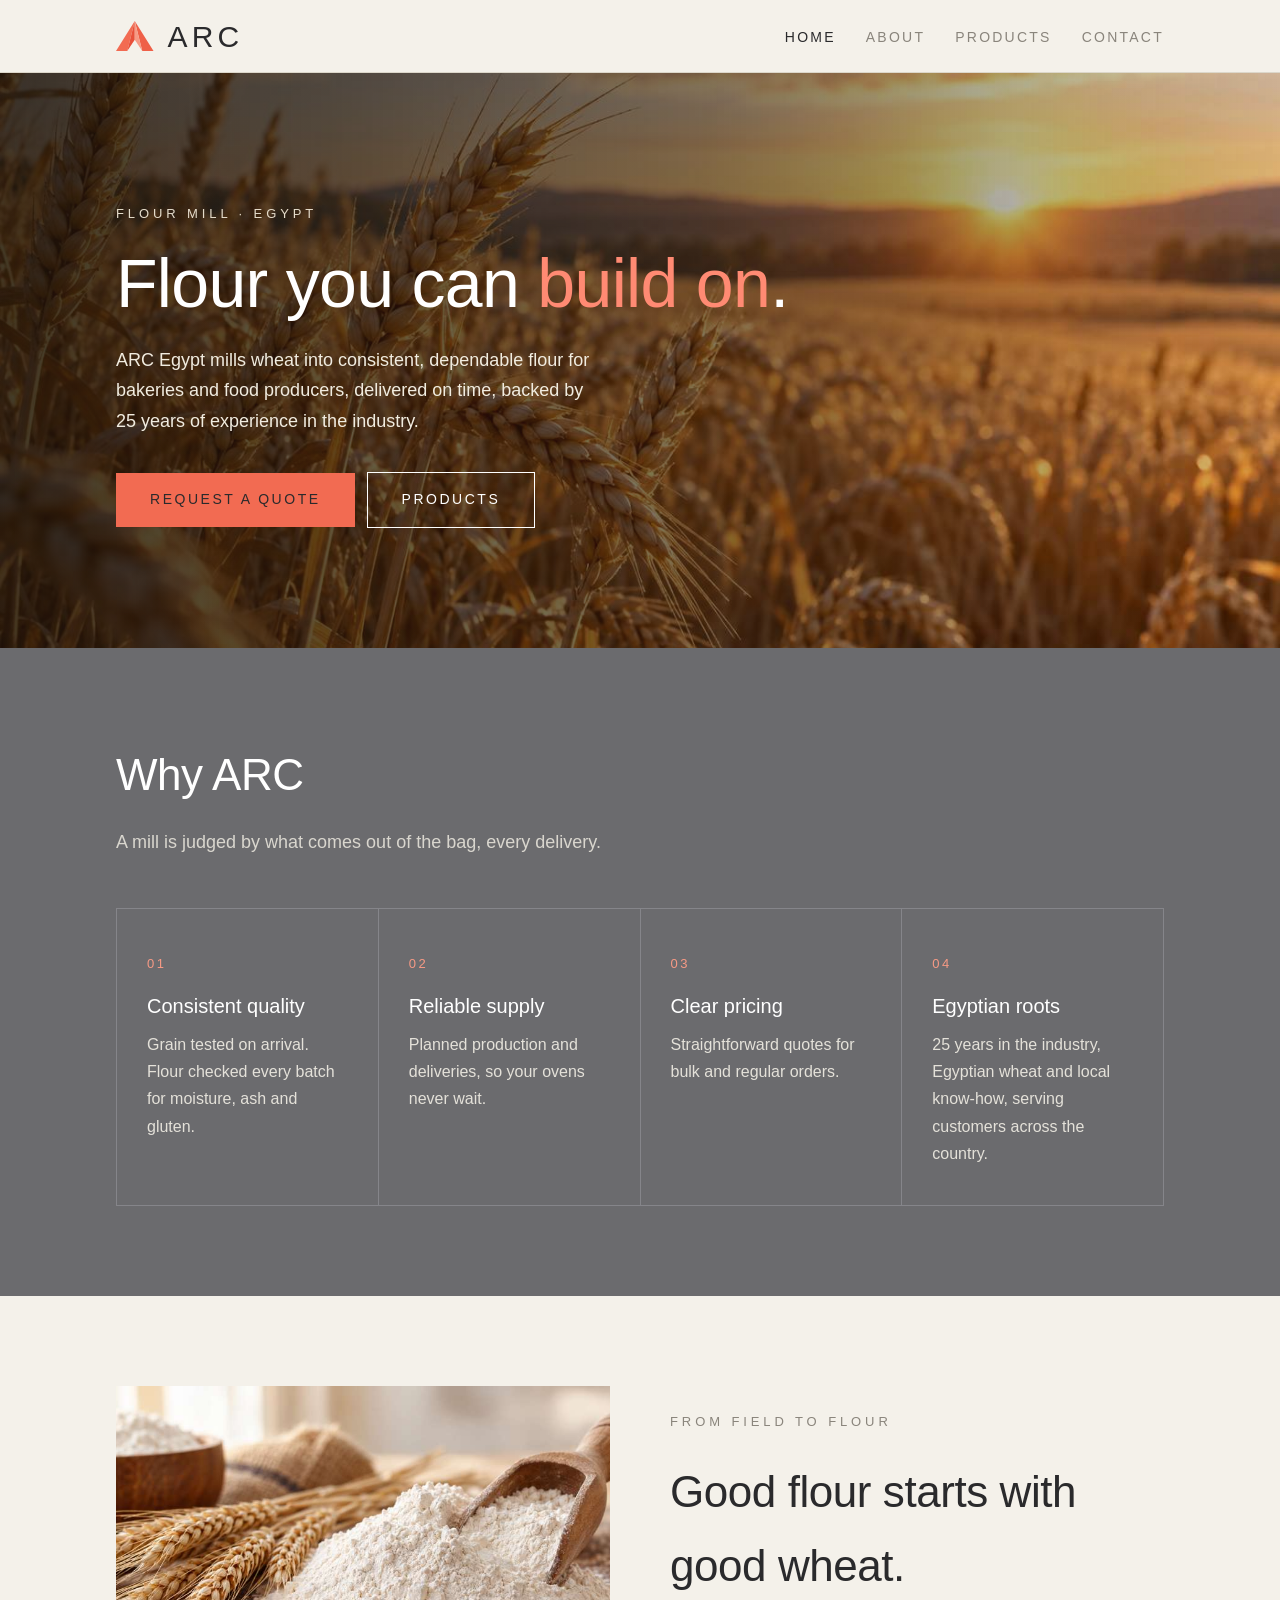
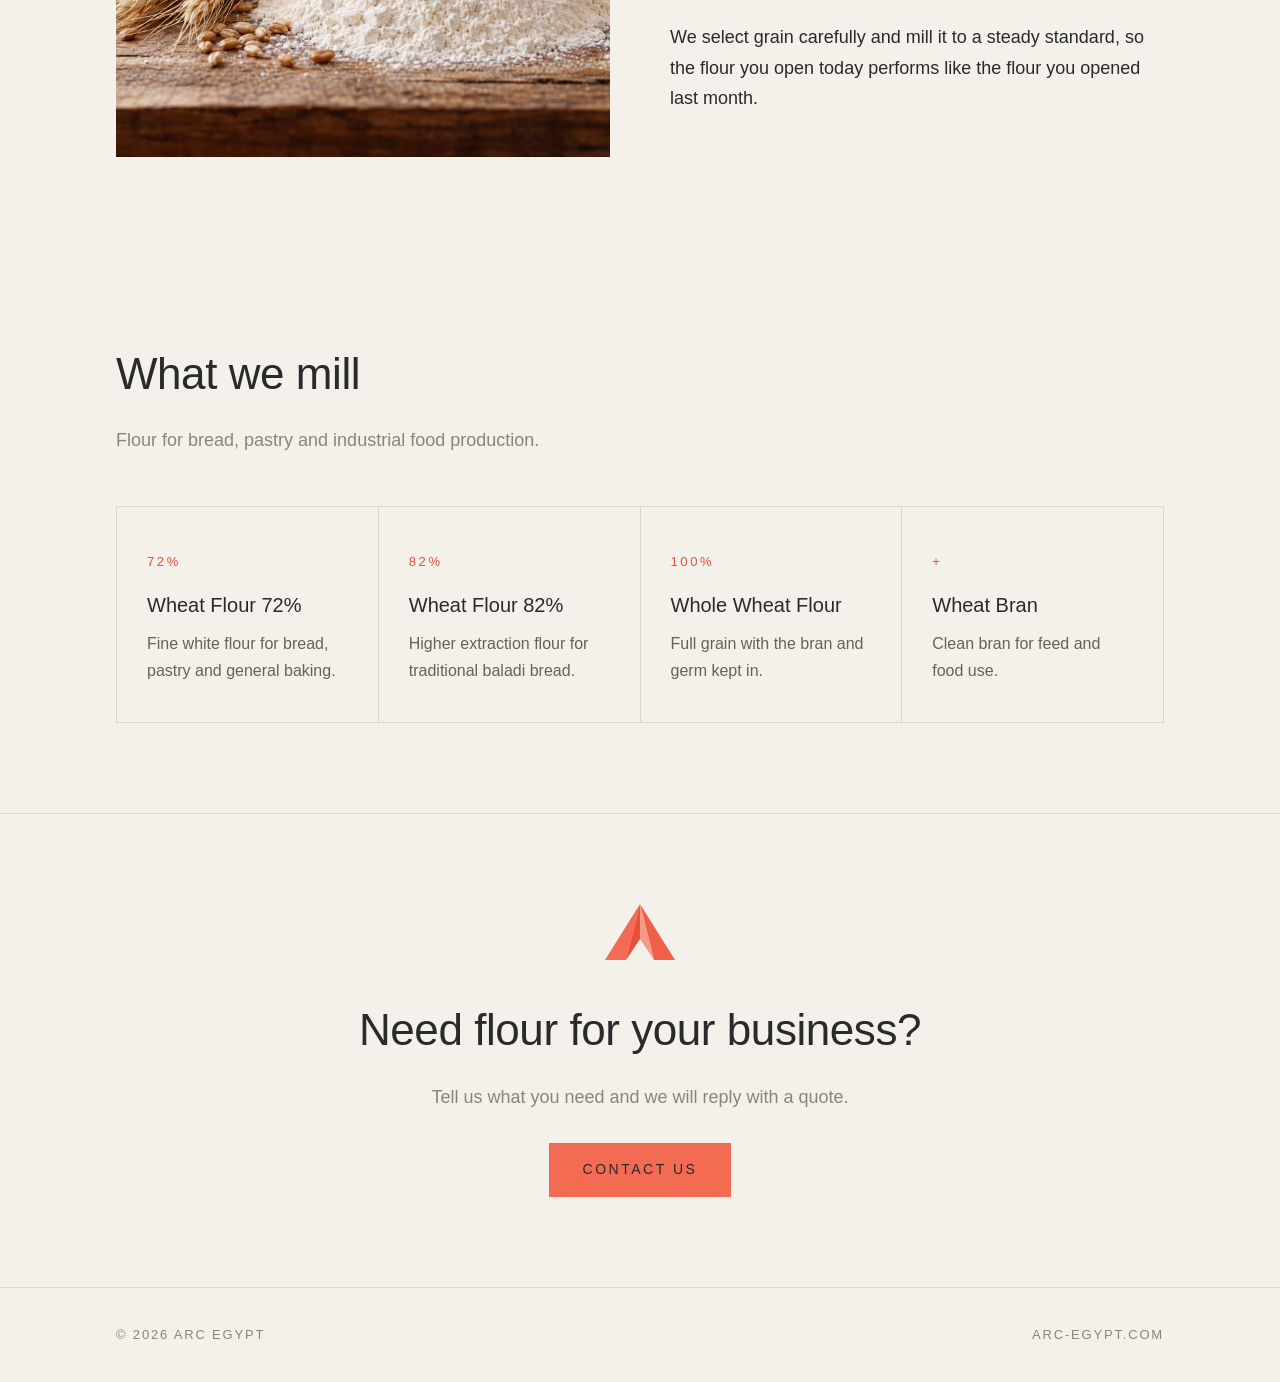
<file: index.html>
<!doctype html><html lang="en"><head><meta charset="utf-8"><meta name="viewport" content="width=device-width,initial-scale=1"><title>Flour milled in Egypt | ARC Egypt</title><meta name="description" content="ARC Egypt: quality wheat flour milled in Egypt for bakeries, food producers and distributors."><link rel="icon" href="favicon.svg"><link rel="stylesheet" href="style.css"><link rel="stylesheet" href="img-field.css"><link rel="stylesheet" href="img-flour.css"><link rel="stylesheet" href="img-wheat.css"></head><body>
<header><div class="w"><a class="brand" href="index.html"><svg class="m" viewBox="0 0 100 80" aria-hidden="true"><polygon points="50,0 0,80 30,80" fill="var(--a2)"/><polygon points="50,0 100,80 70,80" fill="var(--a4)"/><polygon points="50,0 30,80 50,50" fill="var(--a1)"/><polygon points="50,0 70,80 50,50" fill="var(--a3)"/></svg><b>ARC</b></a><nav><a href="index.html" class=on>Home</a><a href="about.html">About</a><a href="products.html">Products</a><a href="contact.html">Contact</a></nav></div></header>
<div class="hero ph"><div class="w"><div><p class="eyebrow">Flour mill &middot; Egypt</p><h1>Flour you can <em>build on</em>.</h1><p class="l">ARC Egypt mills wheat into consistent, dependable flour for bakeries and food producers, delivered on time, backed by 25 years of experience in the industry.</p><a class="btn" href="contact.html">Request a quote</a><a class="btn o" href="products.html">Products</a></div></div></div>
<section class="dark"><div class="w"><h2>Why ARC</h2><p class="sub">A mill is judged by what comes out of the bag, every delivery.</p><div class="cols">
<div class="cell"><i>01</i><h3>Consistent quality</h3><p>Grain tested on arrival. Flour checked every batch for moisture, ash and gluten.</p></div>
<div class="cell"><i>02</i><h3>Reliable supply</h3><p>Planned production and deliveries, so your ovens never wait.</p></div>
<div class="cell"><i>03</i><h3>Clear pricing</h3><p>Straightforward quotes for bulk and regular orders.</p></div>
<div class="cell"><i>04</i><h3>Egyptian roots</h3><p>25 years in the industry, Egyptian wheat and local know-how, serving customers across the country.</p></div></div></div></section>
<section class="split"><div class="w"><div class="pic"><div class="ph-img bg-flour" role="img" aria-label="Wheat flour with ears of wheat and a wooden scoop"></div></div><div><p class="eyebrow">From field to flour</p><h2>Good flour starts with good wheat.</h2><p>We select grain carefully and mill it to a steady standard, so the flour you open today performs like the flour you opened last month.</p></div></div></section>
<section><div class="w"><h2>What we mill</h2><p class="sub">Flour for bread, pastry and industrial food production.</p><div class="cols">
<div class="cell"><i>72%</i><h3>Wheat Flour 72%</h3><p>Fine white flour for bread, pastry and general baking.</p></div>
<div class="cell"><i>82%</i><h3>Wheat Flour 82%</h3><p>Higher extraction flour for traditional baladi bread.</p></div>
<div class="cell"><i>100%</i><h3>Whole Wheat Flour</h3><p>Full grain with the bran and germ kept in.</p></div>
<div class="cell"><i>+</i><h3>Wheat Bran</h3><p>Clean bran for feed and food use.</p></div></div></div></section>
<section class="cta" style="border-top:1px solid var(--line)"><div class="w"><svg class="m" viewBox="0 0 100 80" aria-hidden="true"><polygon points="50,0 0,80 30,80" fill="var(--a2)"/><polygon points="50,0 100,80 70,80" fill="var(--a4)"/><polygon points="50,0 30,80 50,50" fill="var(--a1)"/><polygon points="50,0 70,80 50,50" fill="var(--a3)"/></svg><h2>Need flour for your business?</h2><p class="sub" style="margin:0 auto 30px">Tell us what you need and we will reply with a quote.</p><a class="btn" href="contact.html">Contact us</a></div></section>
<footer><div class="w"><span>&copy; 2026 ARC Egypt</span><span>arc-egypt.com</span></div></footer></body></html>
</file>
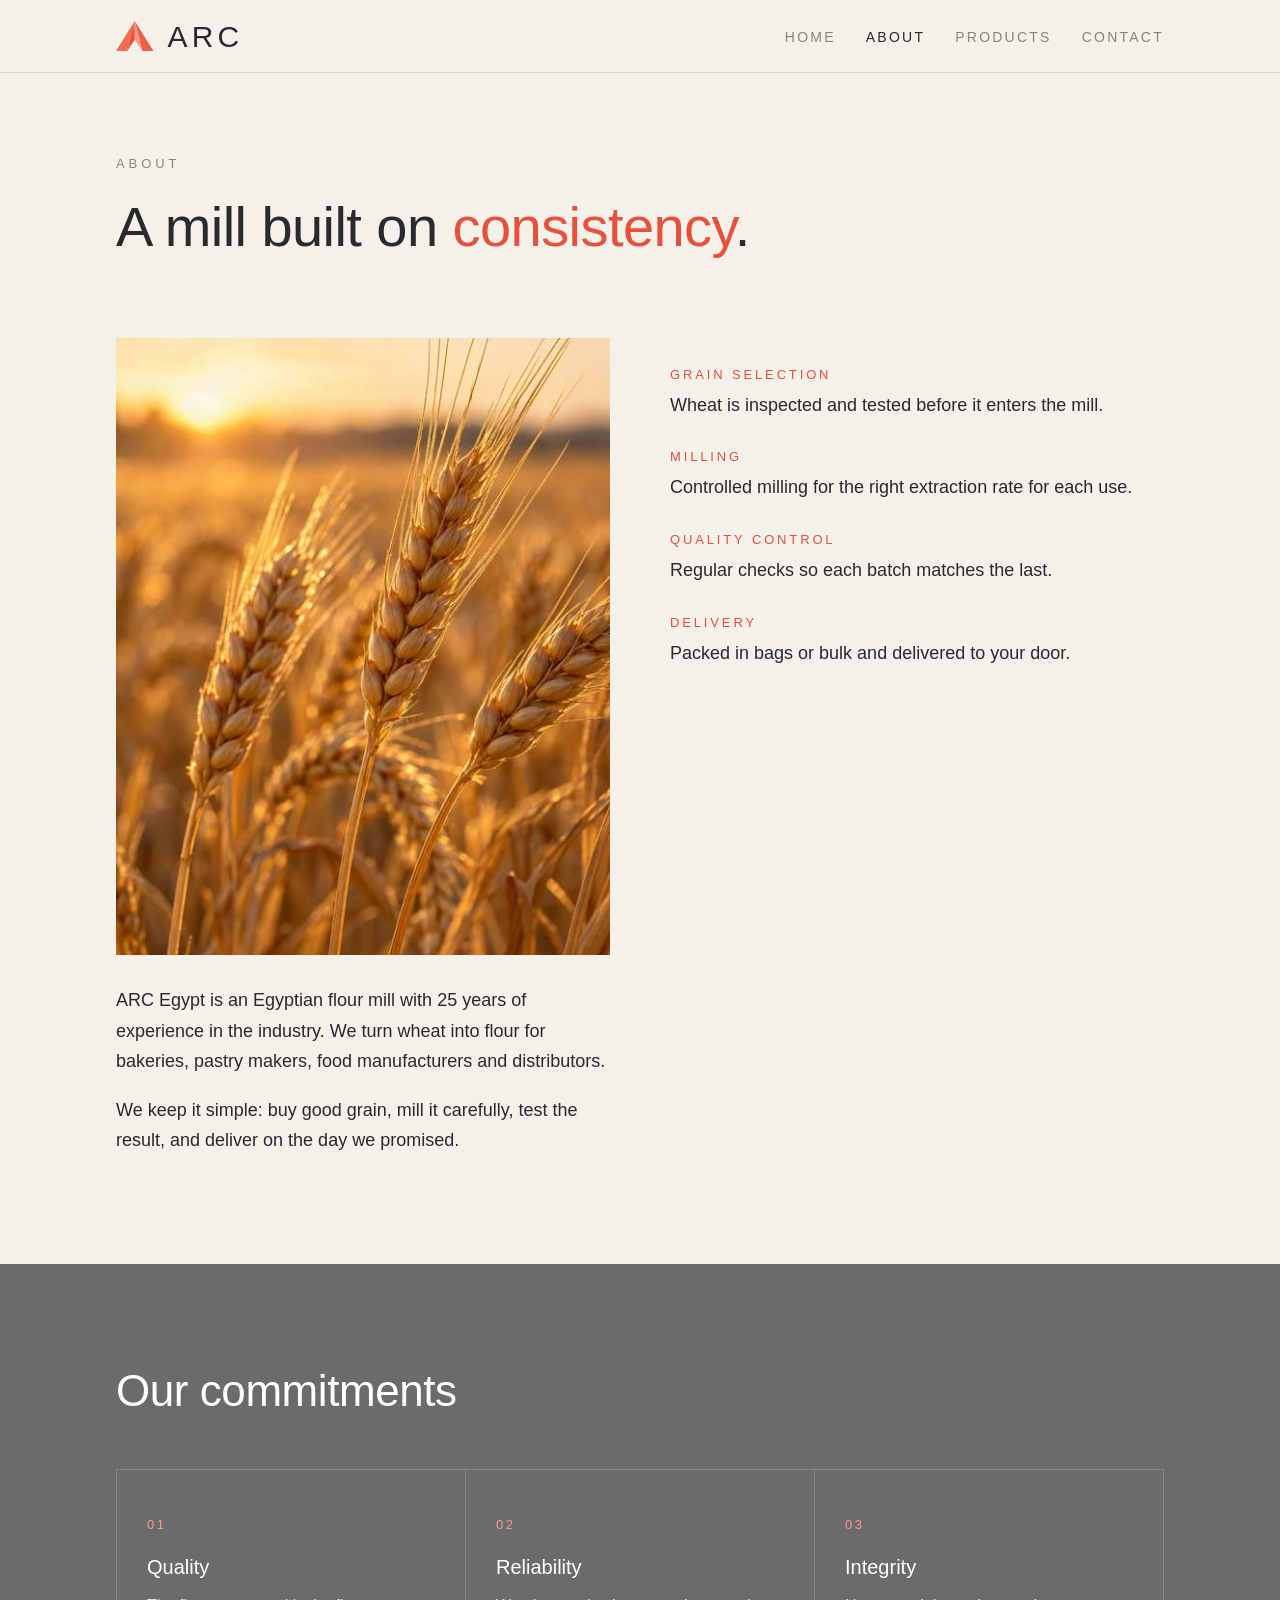
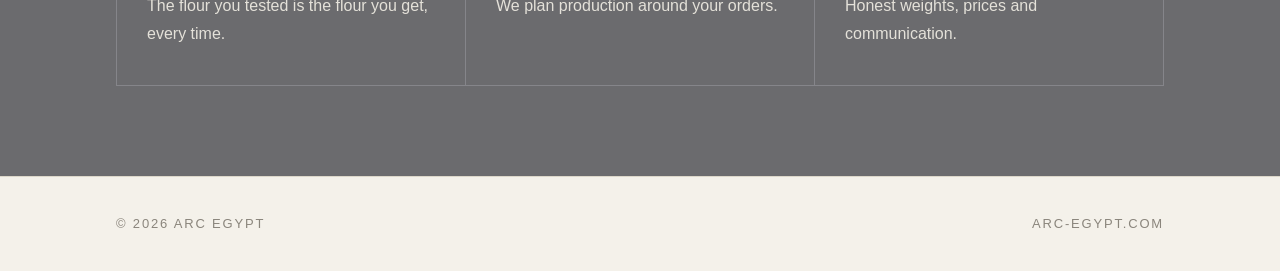
<file: about.html>
<!doctype html><html lang="en"><head><meta charset="utf-8"><meta name="viewport" content="width=device-width,initial-scale=1"><title>About | ARC Egypt</title><meta name="description" content="ARC Egypt: quality wheat flour milled in Egypt for bakeries, food producers and distributors."><link rel="icon" href="favicon.svg"><link rel="stylesheet" href="style.css"><link rel="stylesheet" href="img-field.css"><link rel="stylesheet" href="img-flour.css"><link rel="stylesheet" href="img-wheat.css"></head><body>
<header><div class="w"><a class="brand" href="index.html"><svg class="m" viewBox="0 0 100 80" aria-hidden="true"><polygon points="50,0 0,80 30,80" fill="var(--a2)"/><polygon points="50,0 100,80 70,80" fill="var(--a4)"/><polygon points="50,0 30,80 50,50" fill="var(--a1)"/><polygon points="50,0 70,80 50,50" fill="var(--a3)"/></svg><b>ARC</b></a><nav><a href="index.html">Home</a><a href="about.html" class=on>About</a><a href="products.html">Products</a><a href="contact.html">Contact</a></nav></div></header>
<div class="page"><div class="w"><p class="eyebrow">About</p><h1>A mill built on <em>consistency</em>.</h1></div></div>
<section style="padding-top:40px"><div class="w two"><div><div class="side ph-img bg-wheat" role="img" aria-label="Golden wheat ears at sunrise"></div><p>ARC Egypt is an Egyptian flour mill with 25 years of experience in the industry. We turn wheat into flour for bakeries, pastry makers, food manufacturers and distributors.</p><p>We keep it simple: buy good grain, mill it carefully, test the result, and deliver on the day we promised.</p></div>
<div><dl><dt>Grain selection</dt><dd>Wheat is inspected and tested before it enters the mill.</dd><dt>Milling</dt><dd>Controlled milling for the right extraction rate for each use.</dd><dt>Quality control</dt><dd>Regular checks so each batch matches the last.</dd><dt>Delivery</dt><dd>Packed in bags or bulk and delivered to your door.</dd></dl></div></div></section>
<section class="dark"><div class="w"><h2>Our commitments</h2><div class="cols" style="margin-top:40px"><div class="cell"><i>01</i><h3>Quality</h3><p>The flour you tested is the flour you get, every time.</p></div><div class="cell"><i>02</i><h3>Reliability</h3><p>We plan production around your orders.</p></div><div class="cell"><i>03</i><h3>Integrity</h3><p>Honest weights, prices and communication.</p></div></div></div></section>
<footer><div class="w"><span>&copy; 2026 ARC Egypt</span><span>arc-egypt.com</span></div></footer></body></html>
</file>
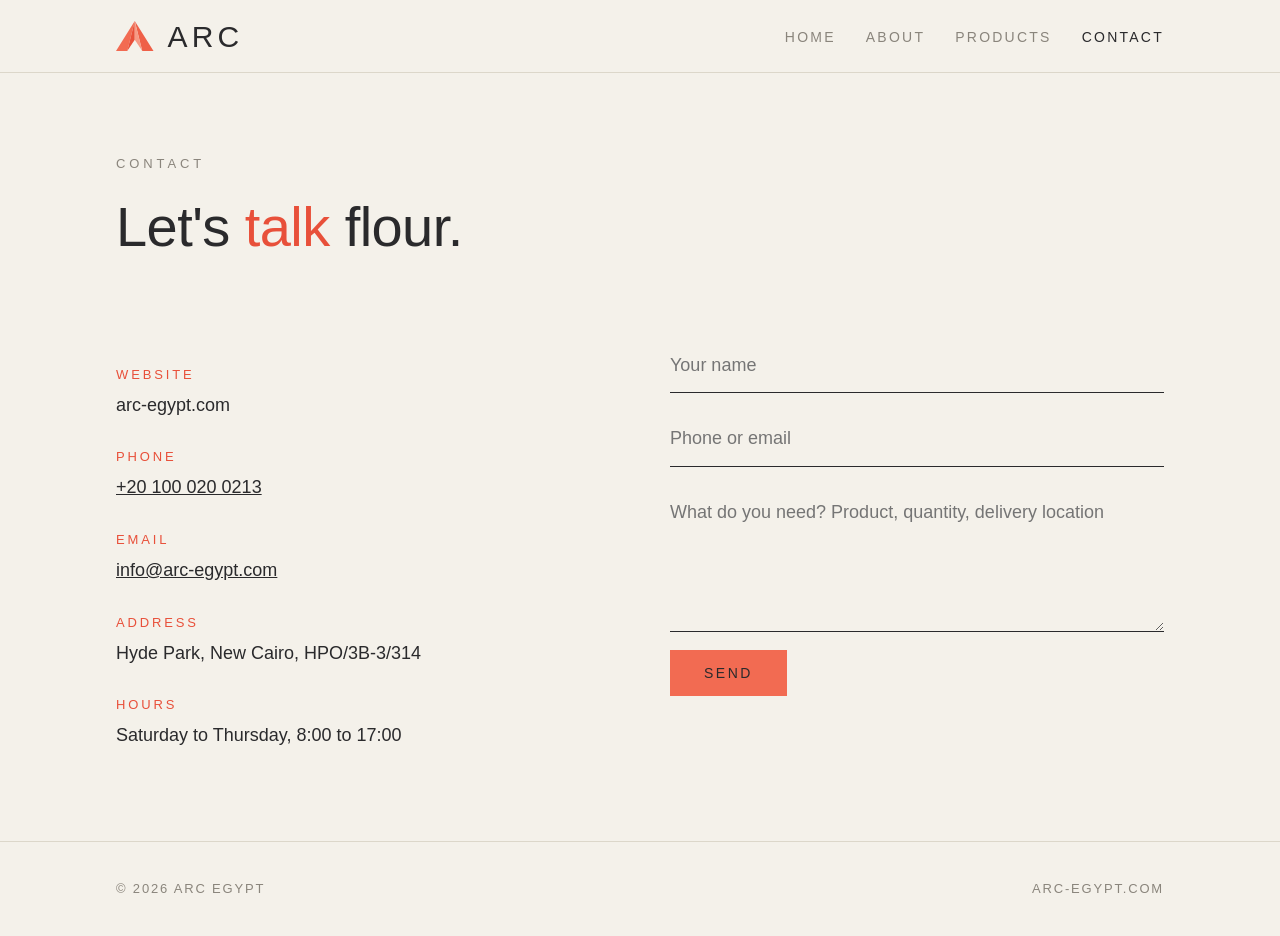
<file: contact.html>
<!doctype html><html lang="en"><head><meta charset="utf-8"><meta name="viewport" content="width=device-width,initial-scale=1"><title>Contact | ARC Egypt</title><meta name="description" content="ARC Egypt: quality wheat flour milled in Egypt for bakeries, food producers and distributors."><link rel="icon" href="favicon.svg"><link rel="stylesheet" href="style.css"></head><body>
<header><div class="w"><a class="brand" href="index.html"><svg class="m" viewBox="0 0 100 80" aria-hidden="true"><polygon points="50,0 0,80 30,80" fill="var(--a2)"/><polygon points="50,0 100,80 70,80" fill="var(--a4)"/><polygon points="50,0 30,80 50,50" fill="var(--a1)"/><polygon points="50,0 70,80 50,50" fill="var(--a3)"/></svg><b>ARC</b></a><nav><a href="index.html">Home</a><a href="about.html">About</a><a href="products.html">Products</a><a href="contact.html" class=on>Contact</a></nav></div></header>
<div class="page"><div class="w"><p class="eyebrow">Contact</p><h1>Let's <em>talk</em> flour.</h1></div></div>
<section style="padding-top:40px"><div class="w two"><div><dl><dt>Website</dt><dd>arc-egypt.com</dd><dt>Phone</dt><dd><a href="tel:+201000200213">+20 100 020 0213</a></dd><dt>Email</dt><dd><a href="mailto:info@arc-egypt.com">info@arc-egypt.com</a></dd><dt>Address</dt><dd>Hyde Park, New Cairo, HPO/3B-3/314</dd><dt>Hours</dt><dd>Saturday to Thursday, 8:00 to 17:00</dd></dl></div>
<div><form id="cf" action="https://formsubmit.co/info@arc-egypt.com" method="POST"><input name="name" placeholder="Your name" required><input name="contact" placeholder="Phone or email" required><textarea name="message" rows="4" placeholder="What do you need? Product, quantity, delivery location" required></textarea><input type="text" name="_honey" style="display:none" tabindex="-1" autocomplete="off"><input type="hidden" name="_subject" value="New enquiry from arc-egypt.com"><input type="hidden" name="_template" value="table"><input type="hidden" name="_captcha" value="false"><div><button class="btn" type="submit" style="border:0;cursor:pointer">Send</button></div><p id="cs" style="margin:0;font-size:14px"></p></form><script>document.getElementById("cf").addEventListener("submit",function(e){e.preventDefault();var f=e.target,s=document.getElementById("cs"),b=f.querySelector("button");b.disabled=true;s.textContent="Sending...";fetch("https://formsubmit.co/ajax/info@arc-egypt.com",{method:"POST",headers:{"Content-Type":"application/json",Accept:"application/json"},body:JSON.stringify(Object.fromEntries(new FormData(f)))}).then(function(r){if(!r.ok)throw 0;return r.json()}).then(function(){s.textContent="Thank you. We received your message and will reply soon.";f.reset();b.disabled=false}).catch(function(){s.textContent="Could not send. Please call +20 100 020 0213 or email info@arc-egypt.com.";b.disabled=false})});</script></div></div></section>
<footer><div class="w"><span>&copy; 2026 ARC Egypt</span><span>arc-egypt.com</span></div></footer></body></html>
</file>
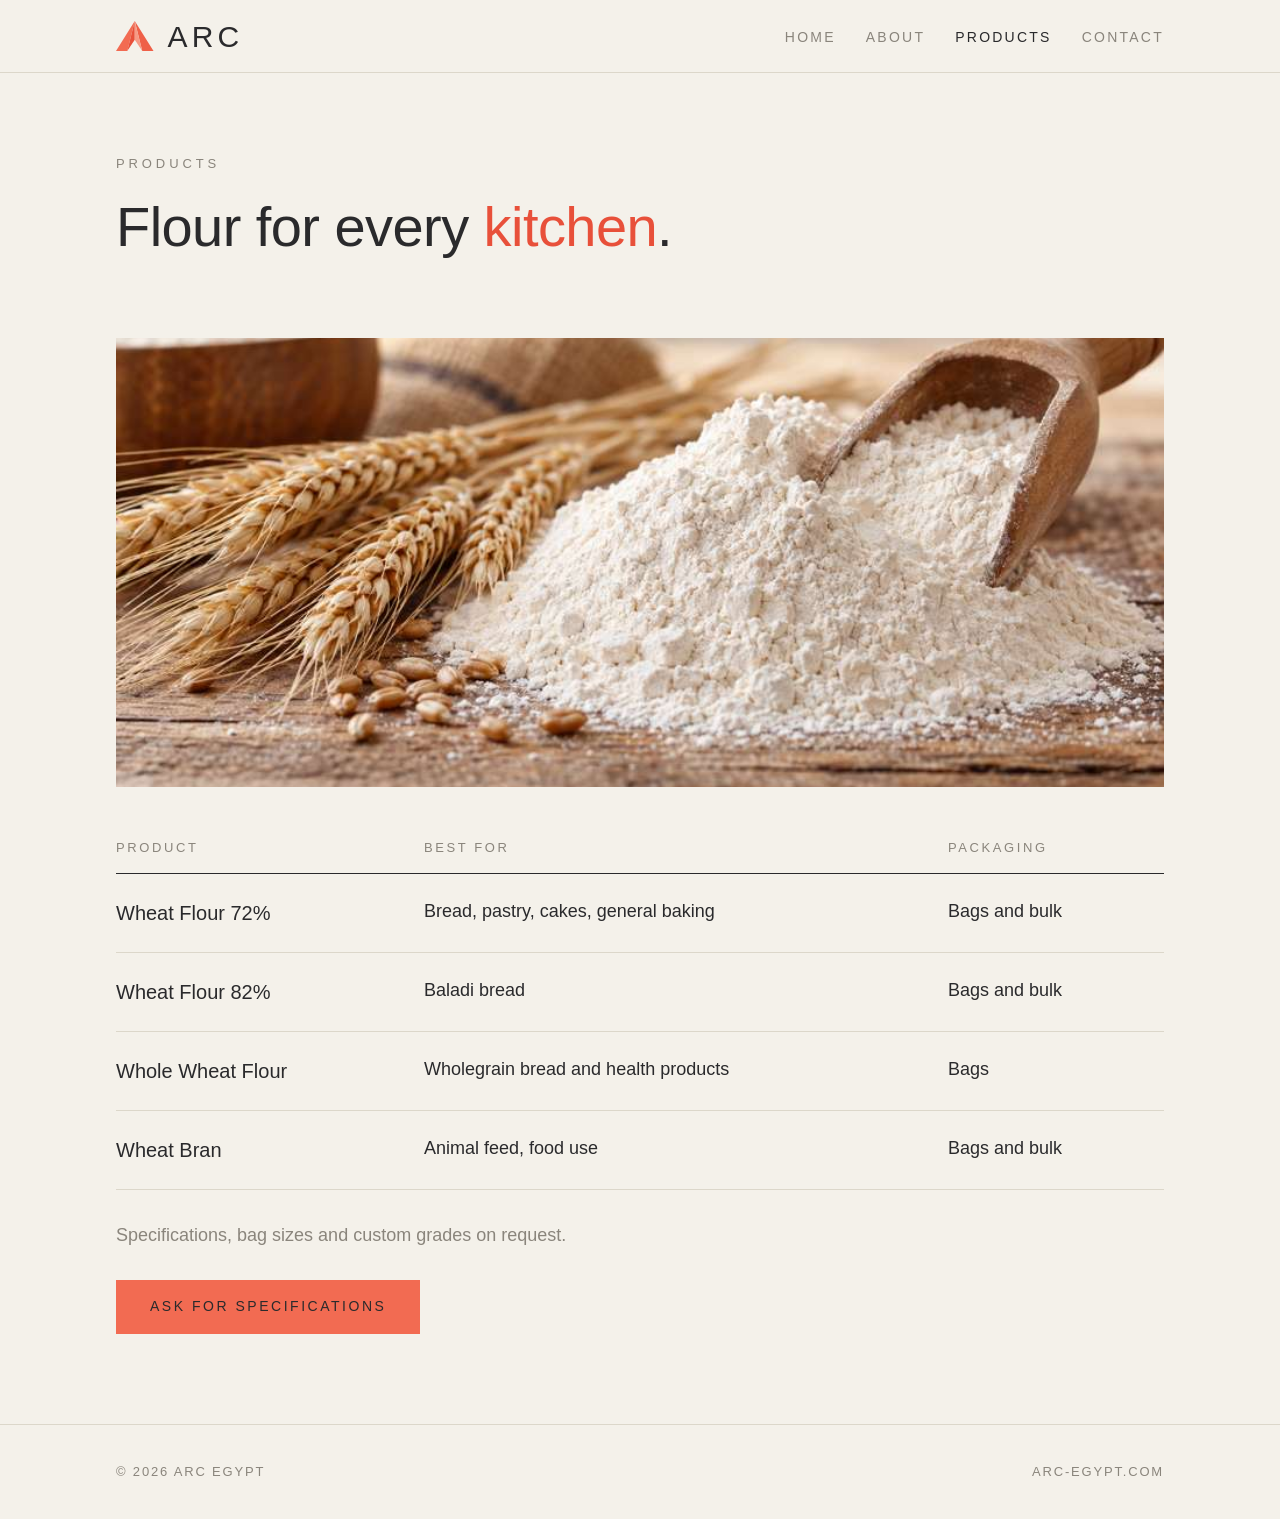
<file: products.html>
<!doctype html><html lang="en"><head><meta charset="utf-8"><meta name="viewport" content="width=device-width,initial-scale=1"><title>Products | ARC Egypt</title><meta name="description" content="ARC Egypt: quality wheat flour milled in Egypt for bakeries, food producers and distributors."><link rel="icon" href="favicon.svg"><link rel="stylesheet" href="style.css"><link rel="stylesheet" href="img-field.css"><link rel="stylesheet" href="img-flour.css"><link rel="stylesheet" href="img-wheat.css"></head><body>
<header><div class="w"><a class="brand" href="index.html"><svg class="m" viewBox="0 0 100 80" aria-hidden="true"><polygon points="50,0 0,80 30,80" fill="var(--a2)"/><polygon points="50,0 100,80 70,80" fill="var(--a4)"/><polygon points="50,0 30,80 50,50" fill="var(--a1)"/><polygon points="50,0 70,80 50,50" fill="var(--a3)"/></svg><b>ARC</b></a><nav><a href="index.html">Home</a><a href="about.html">About</a><a href="products.html" class=on>Products</a><a href="contact.html">Contact</a></nav></div></header>
<div class="page"><div class="w"><p class="eyebrow">Products</p><h1>Flour for every <em>kitchen</em>.</h1></div></div>
<section style="padding-top:40px"><div class="w"><div class="wide ph-img bg-flour" role="img" aria-label="Wheat flour with ears of wheat"></div><table><tr><th>Product</th><th>Best for</th><th>Packaging</th></tr>
<tr><td><b>Wheat Flour 72%</b></td><td>Bread, pastry, cakes, general baking</td><td>Bags and bulk</td></tr>
<tr><td><b>Wheat Flour 82%</b></td><td>Baladi bread</td><td>Bags and bulk</td></tr>
<tr><td><b>Whole Wheat Flour</b></td><td>Wholegrain bread and health products</td><td>Bags</td></tr>
<tr><td><b>Wheat Bran</b></td><td>Animal feed, food use</td><td>Bags and bulk</td></tr></table>
<p class="sub" style="margin:30px 0">Specifications, bag sizes and custom grades on request.</p><a class="btn" href="contact.html">Ask for specifications</a></div></section>
<footer><div class="w"><span>&copy; 2026 ARC Egypt</span><span>arc-egypt.com</span></div></footer></body></html>
</file>
<file: style.css>
:root{--a1:#e8503a;--a2:#f26b52;--a3:#f79a85;--a4:#ef6048;--ink:#2a2a2c;--mut:#8a857c;--bg:#f4f1ea;--panel:#6b6b6e;--line:#dcd7ca}
/* coral version: --a1:#e8503a;--a2:#f26b52;--a3:#f79a85;--a4:#ef6048 */
*{box-sizing:border-box}html{scroll-behavior:smooth}
body{margin:0;background:var(--bg);color:var(--ink);font:300 18px/1.7 'Helvetica Neue',Helvetica,Arial,sans-serif}
a{color:inherit}.w{max-width:1100px;margin:0 auto;padding:0 26px}
header{position:sticky;top:0;background:rgba(244,241,234,.94);backdrop-filter:blur(6px);border-bottom:1px solid var(--line);z-index:5}
header .w{display:flex;align-items:center;justify-content:space-between;height:72px}
.brand{display:flex;align-items:center;gap:14px;text-decoration:none}.brand .m{height:30px}.brand b{font-weight:300;font-size:30px;letter-spacing:.14em}
nav a{margin-left:30px;text-decoration:none;font-size:14px;letter-spacing:.16em;text-transform:uppercase;color:var(--mut)}nav a:hover,nav a.on{color:var(--ink)}
.hero{padding:90px 0 80px}.hero .w{display:grid;gap:40px;grid-template-columns:1.1fr .9fr;align-items:center}
.eyebrow{font-size:13px;letter-spacing:.3em;text-transform:uppercase;color:var(--mut);margin:0 0 22px}
h1{font-weight:200;font-size:clamp(38px,6vw,68px);line-height:1.08;margin:0 0 24px;letter-spacing:-.01em}h1 em{font-style:normal;color:var(--a1)}
.hero p.l{max-width:480px;color:#55524c;margin:0 0 36px}
.btn{display:inline-block;background:var(--a2);color:#2a2a2c;padding:15px 34px;text-decoration:none;font-size:14px;letter-spacing:.18em;text-transform:uppercase;font-weight:400}
.btn.o{background:none;border:1px solid var(--ink);margin-left:12px}.btn:hover{background:var(--a3)}
.hero .m{width:100%;max-width:340px;justify-self:center;filter:drop-shadow(0 30px 30px rgba(0,0,0,.12))}
section{padding:90px 0}h2{font-weight:200;font-size:clamp(30px,4vw,44px);margin:0 0 14px;letter-spacing:-.01em}
.sub{color:var(--mut);max-width:560px;margin:0 0 50px}
.cols{display:grid;gap:1px;background:var(--line);grid-template-columns:repeat(auto-fit,minmax(240px,1fr));border:1px solid var(--line)}
.cell{background:var(--bg);padding:38px 30px}.cell i{font-style:normal;font-size:13px;letter-spacing:.2em;color:var(--a1)}.cell h3{font-weight:400;font-size:20px;margin:12px 0 8px}.cell p{margin:0;color:#66625a;font-size:16px}
.dark{background:var(--panel);color:#fff}.dark h2{color:#fff}.dark .sub{color:#d9d6ce}.dark .cols{background:#85858a;border-color:#85858a}.dark .cell{background:var(--panel)}.dark .cell p{color:#e4e1d9}.dark .cell i{color:var(--a3)}
.two{display:grid;gap:60px;grid-template-columns:repeat(auto-fit,minmax(300px,1fr))}
.page{padding:80px 0 30px}.page h1{font-size:clamp(36px,5vw,56px);margin-bottom:10px}
dl{margin:0}dt{font-size:13px;letter-spacing:.22em;text-transform:uppercase;color:var(--a1);margin-top:26px}dd{margin:4px 0 0}
table{width:100%;border-collapse:collapse}th{text-align:left;font-weight:400;font-size:13px;letter-spacing:.2em;text-transform:uppercase;color:var(--mut);padding:0 0 14px;border-bottom:1px solid var(--ink)}td{padding:22px 20px 22px 0;border-bottom:1px solid var(--line);vertical-align:top}td b{font-weight:400;font-size:20px}
form{display:grid;gap:18px}input,textarea{font:inherit;background:none;border:0;border-bottom:1px solid var(--ink);padding:12px 0;width:100%;outline:none}input:focus,textarea:focus{border-color:var(--a1)}
.cta{text-align:center}.cta .m{height:56px;margin-bottom:24px}
footer{border-top:1px solid var(--line);padding:36px 0;font-size:13px;letter-spacing:.14em;color:var(--mut);text-transform:uppercase}footer .w{display:flex;flex-wrap:wrap;justify-content:space-between;gap:10px}
@media(max-width:800px){.hero .w{grid-template-columns:1fr}.hero .m{max-width:240px;order:-1;justify-self:start}.hero{padding:50px 0}section{padding:60px 0}nav a{margin-left:16px;font-size:12px}.brand b{font-size:24px}.btn.o{margin:12px 0 0}}
@media(max-width:800px){header .w{height:auto;padding-top:12px;padding-bottom:12px;flex-wrap:wrap;gap:8px}nav{width:100%}nav a{margin:0 16px 0 0;font-size:12px;letter-spacing:.1em}body{overflow-x:hidden}}

.hero.ph{background-image:linear-gradient(90deg,rgba(25,18,10,.82) 0%,rgba(25,18,10,.55) 55%,rgba(25,18,10,.15) 100%),var(--field);color:#fff;padding:130px 0 120px}
.hero.ph .w{display:block}.hero.ph h1{color:#fff}.hero.ph h1 em{color:#ff8a73}.hero.ph .l{color:#f1ece0}.hero.ph .eyebrow{color:#e5dccb}.hero.ph .btn.o{border-color:#fff;color:#fff}
.split .w{display:grid;gap:60px;grid-template-columns:1fr 1fr;align-items:center}.split .pic img{width:100%;display:block;aspect-ratio:4/3;object-fit:cover}
img.side{width:100%;aspect-ratio:4/5;object-fit:cover;display:block;margin-bottom:30px}img.wide{width:100%;aspect-ratio:21/9;object-fit:cover;display:block;margin-bottom:50px}
@media(max-width:800px){.split .w{grid-template-columns:1fr;gap:30px}.hero.ph{padding:80px 0}.hero.ph{background-image:linear-gradient(180deg,rgba(25,18,10,.7),rgba(25,18,10,.5)),var(--field);background-position:65% center}}

.ph-img{background-size:cover;background-position:center}.split .pic .ph-img{width:100%;aspect-ratio:4/3}.side.ph-img{width:100%;aspect-ratio:4/5;margin-bottom:30px}.wide.ph-img{width:100%;aspect-ratio:21/9;margin-bottom:50px}
.hero.ph{background-size:cover;background-position:center}
</file>
<file: img-field.css>
:root{--field:url([data-uri])}
</file>
<file: img-flour.css>
.bg-flour{background-image:url([data-uri])}
</file>
<file: img-wheat.css>
.bg-wheat{background-image:url([data-uri])}
</file>
